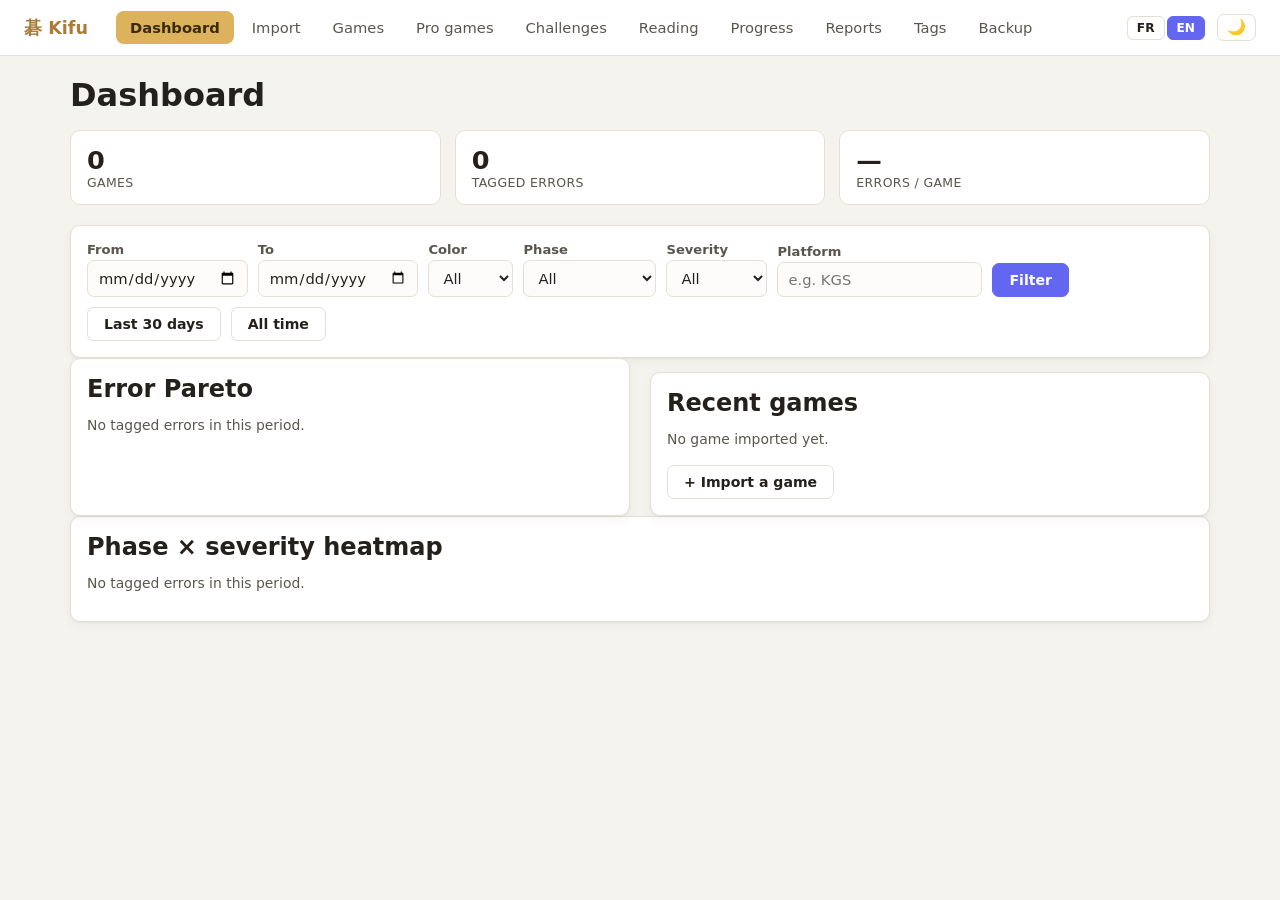
<file: index.html>
<!doctype html>
<html lang="fr">
<head>
  <meta charset="utf-8" />
  <meta name="viewport" content="width=device-width, initial-scale=1" />
  <title>Dashboard — Kifu</title>
  <link rel="stylesheet" href="css/style.css?v=208" />
</head>
<body>
  <div id="nav-root"></div>
  <main>
    <h1 data-i18n="dashboard.title">Dashboard</h1>

    <div class="stat-cards" id="stat-cards"></div>

    <div class="panel">
      <div class="toolbar" style="margin-bottom:0;">
        <div class="field">
          <label for="fl-date-from" data-i18n="dashboard.filters.from">Du</label>
          <input id="fl-date-from" type="date" />
        </div>
        <div class="field">
          <label for="fl-date-to" data-i18n="dashboard.filters.to">Au</label>
          <input id="fl-date-to" type="date" />
        </div>
        <div class="field">
          <label for="fl-color" data-i18n="dashboard.filters.color">Couleur</label>
          <select id="fl-color">
            <option value="" data-i18n="dashboard.filters.colorAll">Toutes</option>
            <option value="black" data-i18n="dashboard.filters.colorBlack">Noir</option>
            <option value="white" data-i18n="dashboard.filters.colorWhite">Blanc</option>
          </select>
        </div>
        <div class="field">
          <label for="fl-phase" data-i18n="dashboard.filters.phase">Phase</label>
          <select id="fl-phase">
            <option value="" data-i18n="dashboard.filters.phaseAll">Toutes</option>
            <option value="fuseki" data-i18n="dashboard.filters.phaseFuseki">Fuseki</option>
            <option value="milieu" data-i18n="dashboard.filters.phaseMilieu">Milieu</option>
            <option value="yose" data-i18n="dashboard.filters.phaseYose">Yose</option>
          </select>
        </div>
        <div class="field">
          <label for="fl-severity" data-i18n="dashboard.filters.severity">Sévérité</label>
          <select id="fl-severity">
            <option value="" data-i18n="dashboard.filters.severityAll">Toutes</option>
            <option value="mineure" data-i18n="dashboard.filters.severityMineure">Mineure</option>
            <option value="moyenne" data-i18n="dashboard.filters.severityMoyenne">Moyenne</option>
            <option value="critique" data-i18n="dashboard.filters.severityCritique">Critique</option>
          </select>
        </div>
        <div class="field">
          <label for="fl-platform" data-i18n="dashboard.filters.platform">Plateforme</label>
          <input id="fl-platform" type="text" placeholder="ex : KGS" data-i18n-placeholder="dashboard.filters.platformPlaceholder" />
        </div>
        <div class="field">
          <button id="fl-apply" class="primary" data-i18n="dashboard.filters.apply">Filtrer</button>
        </div>
        <div class="field">
          <button id="fl-30d" data-i18n="dashboard.filters.last30d">30 derniers jours</button>
        </div>
        <div class="field">
          <button id="fl-reset" data-i18n="dashboard.filters.reset">Tout l'historique</button>
        </div>
      </div>
    </div>

    <div class="grid-2">
      <div class="panel">
        <h2 data-i18n="dashboard.pareto.title">Pareto des erreurs</h2>
        <div id="pareto-chart"></div>
        <p id="pareto-empty" class="muted hidden" data-i18n="dashboard.pareto.empty">Aucune erreur taguée sur cette période.</p>
      </div>

      <div class="panel">
        <h2 data-i18n="dashboard.recent.title">Parties récentes</h2>
        <div id="recent-games"></div>
        <div class="modal-actions" style="justify-content:flex-start;">
          <a class="btn primary" style="text-decoration:none;display:inline-block;" href="import.html" data-i18n="dashboard.recent.import">+ Importer une partie</a>
        </div>
      </div>
    </div>

    <div class="panel">
      <h2 data-i18n="dashboard.heatmap.title">Heatmap phase × sévérité</h2>
      <div id="heatmap"></div>
      <p id="heatmap-empty" class="muted hidden" data-i18n="dashboard.heatmap.empty">Aucune erreur taguée sur cette période.</p>
    </div>
  </main>

  <script src="js/sgf.js?v=208"></script>
  <script src="js/api.js?v=208"></script>
  <script src="js/i18n.js?v=208"></script>
  <script src="js/nav.js?v=208"></script>
  <script src="js/dashboard.js?v=208"></script>
</body>
</html>
</file>
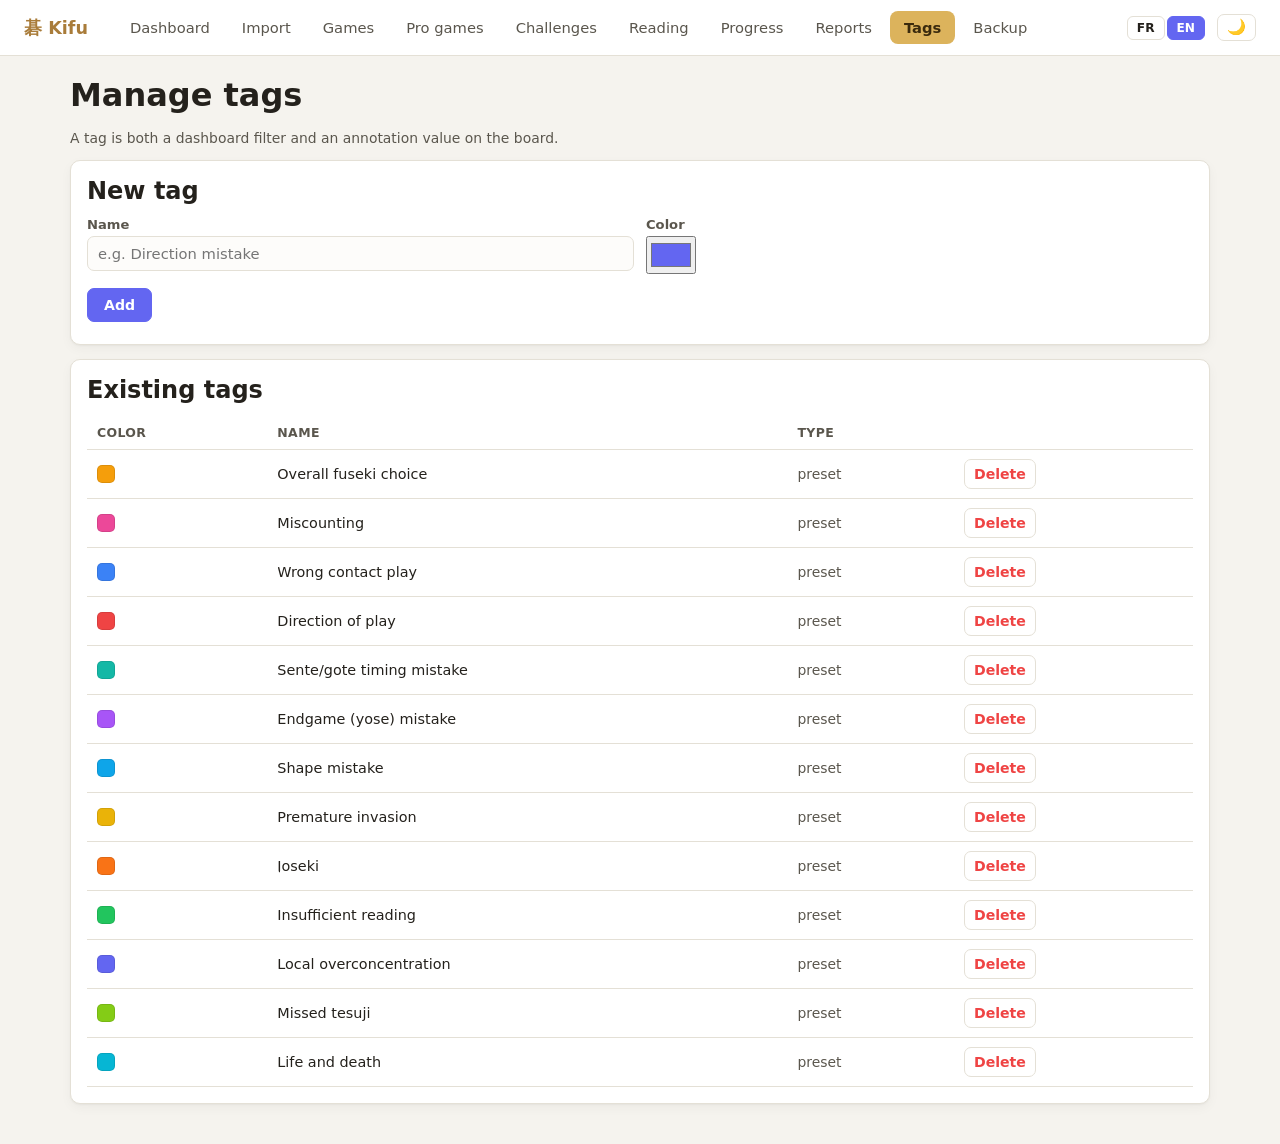
<file: categories.html>
<!doctype html>
<html lang="fr">
<head>
  <meta charset="utf-8" />
  <meta name="viewport" content="width=device-width, initial-scale=1" />
  <title>Étiquettes — Kifu</title>
  <link rel="stylesheet" href="css/style.css?v=208" />
</head>
<body>
  <div id="nav-root"></div>
  <main>
    <h1 data-i18n="categories.title">Gestion des étiquettes</h1>
    <p class="muted" data-i18n="categories.intro">Une étiquette sert à la fois de filtre dans le dashboard et de valeur d'annotation sur le goban.</p>

    <div class="panel">
      <h2 data-i18n="categories.new">Nouvelle étiquette</h2>
      <div class="field-row">
        <div>
          <label for="new-name" data-i18n="categories.name">Nom</label>
          <input id="new-name" type="text" placeholder="ex : Erreur de direction" data-i18n-placeholder="categories.namePlaceholder" />
        </div>
        <div>
          <label for="new-color" data-i18n="categories.color">Couleur</label>
          <input id="new-color" type="color" value="#6366f1" style="height:38px;padding:2px;" />
        </div>
      </div>
      <div class="modal-actions" style="justify-content:flex-start;margin-top:14px;">
        <button class="primary" id="add-btn" data-i18n="categories.add">Ajouter</button>
      </div>
      <div id="form-error" class="error-msg"></div>
    </div>

    <div class="panel">
      <h2 data-i18n="categories.existing">Étiquettes existantes</h2>
      <table>
        <thead><tr><th data-i18n="categories.col.color">Couleur</th><th data-i18n="categories.col.name">Nom</th><th data-i18n="categories.col.type">Type</th><th></th></tr></thead>
        <tbody id="cat-tbody"></tbody>
      </table>
    </div>
  </main>

  <script src="js/sgf.js?v=208"></script>
  <script src="js/api.js?v=208"></script>
  <script src="js/i18n.js?v=208"></script>
  <script src="js/nav.js?v=208"></script>
  <script src="js/categories.js?v=208"></script>
</body>
</html>
</file>
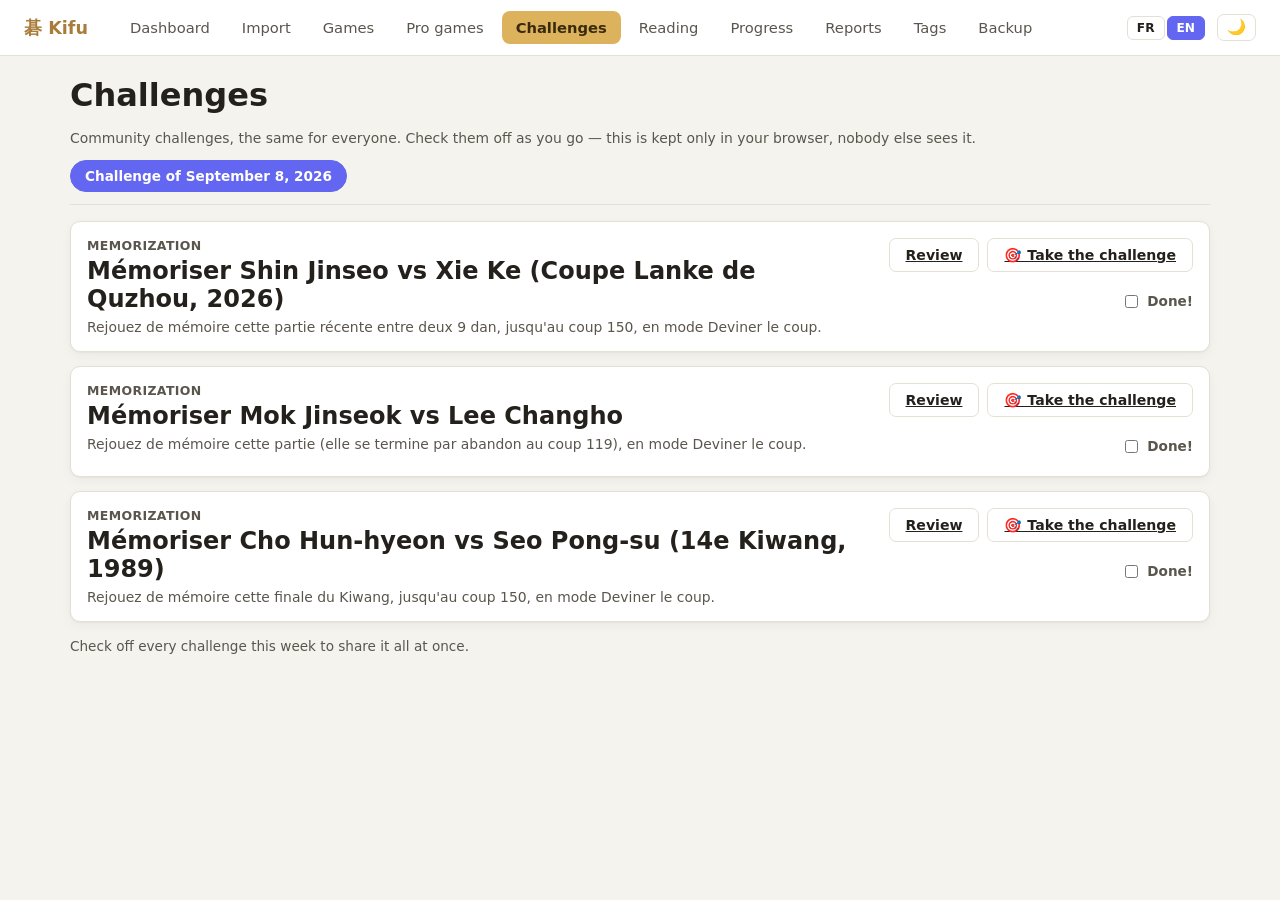
<file: challenges.html>
<!doctype html>
<html lang="fr">
<head>
  <meta charset="utf-8" />
  <meta name="viewport" content="width=device-width, initial-scale=1" />
  <title>Défis — Kifu</title>
  <link rel="stylesheet" href="css/style.css?v=208" />
</head>
<body>
  <div id="nav-root"></div>
  <main>
    <h1 data-i18n="challenges.title">Défis</h1>
    <p class="muted" data-i18n="challenges.intro">Défis communautaires, les mêmes pour tout le monde. Cochez-les au fur et à mesure — c'est gardé uniquement dans votre navigateur, personne d'autre ne le voit.</p>

    <div id="challenges-tabs" class="tab-row"></div>
    <div id="challenges-list"></div>
    <div id="challenges-share-week" style="margin-top:16px;"></div>
  </main>

  <script src="js/sgf.js?v=208"></script>
  <script src="js/api.js?v=208"></script>
  <script src="js/i18n.js?v=208"></script>
  <script src="js/nav.js?v=208"></script>
  <script src="js/pro-games-data.js?v=208"></script>
  <script src="js/challenges-data.js?v=208"></script>
  <script src="js/challenges.js?v=208"></script>
</body>
</html>
</file>
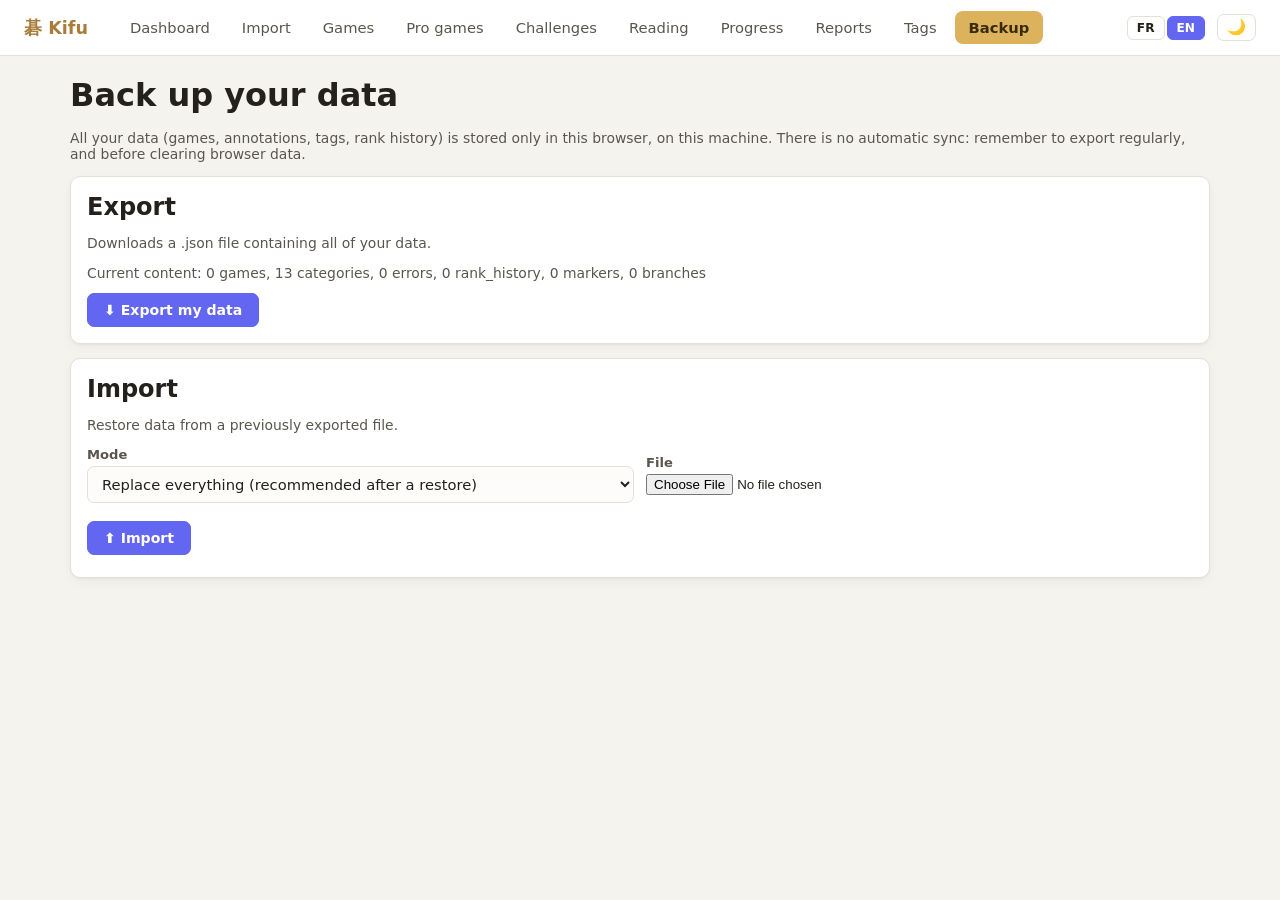
<file: data.html>
<!doctype html>
<html lang="fr">
<head>
  <meta charset="utf-8" />
  <meta name="viewport" content="width=device-width, initial-scale=1" />
  <title>Sauvegarde — Kifu</title>
  <link rel="stylesheet" href="css/style.css?v=208" />
</head>
<body>
  <div id="nav-root"></div>
  <main>
    <h1 data-i18n="data.title">Sauvegarde de vos données</h1>
    <p class="muted" data-i18n="data.intro">Toutes vos données (parties, annotations, étiquettes, historique de rang) sont stockées uniquement dans ce navigateur, sur cette machine. Il n'y a pas de synchronisation automatique : pensez à exporter régulièrement, et avant de vider le cache du navigateur.</p>

    <div class="panel">
      <h2 data-i18n="data.export.title">Exporter</h2>
      <p class="muted" data-i18n="data.export.desc">Télécharge un fichier <code>.json</code> contenant l'intégralité de vos données.</p>
      <div id="export-stats" class="muted" style="margin-bottom:12px;"></div>
      <button class="primary" id="export-btn" data-i18n="data.export.btn">⬇ Exporter mes données</button>
    </div>

    <div class="panel">
      <h2 data-i18n="data.import.title">Importer</h2>
      <p class="muted" data-i18n="data.import.desc">Restaure des données depuis un fichier exporté précédemment.</p>
      <div class="field-row" style="align-items:center;">
        <div>
          <label data-i18n="data.import.mode">Mode</label>
          <select id="import-mode">
            <option value="replace" data-i18n="data.import.modeReplace">Remplacer tout (recommandé après une restauration)</option>
            <option value="merge" data-i18n="data.import.modeMerge">Fusionner (ajoute sans supprimer l'existant)</option>
          </select>
        </div>
        <div>
          <label data-i18n="data.import.file">Fichier</label>
          <input id="import-file" type="file" accept=".json,application/json" />
        </div>
      </div>
      <div class="modal-actions" style="justify-content:flex-start;">
        <button class="primary" id="import-btn" data-i18n="data.import.btn">⬆ Importer</button>
      </div>
      <div id="import-error" class="error-msg"></div>
    </div>
  </main>

  <script src="js/sgf.js?v=208"></script>
  <script src="js/api.js?v=208"></script>
  <script src="js/i18n.js?v=208"></script>
  <script src="js/nav.js?v=208"></script>
  <script src="js/data.js?v=208"></script>
</body>
</html>
</file>
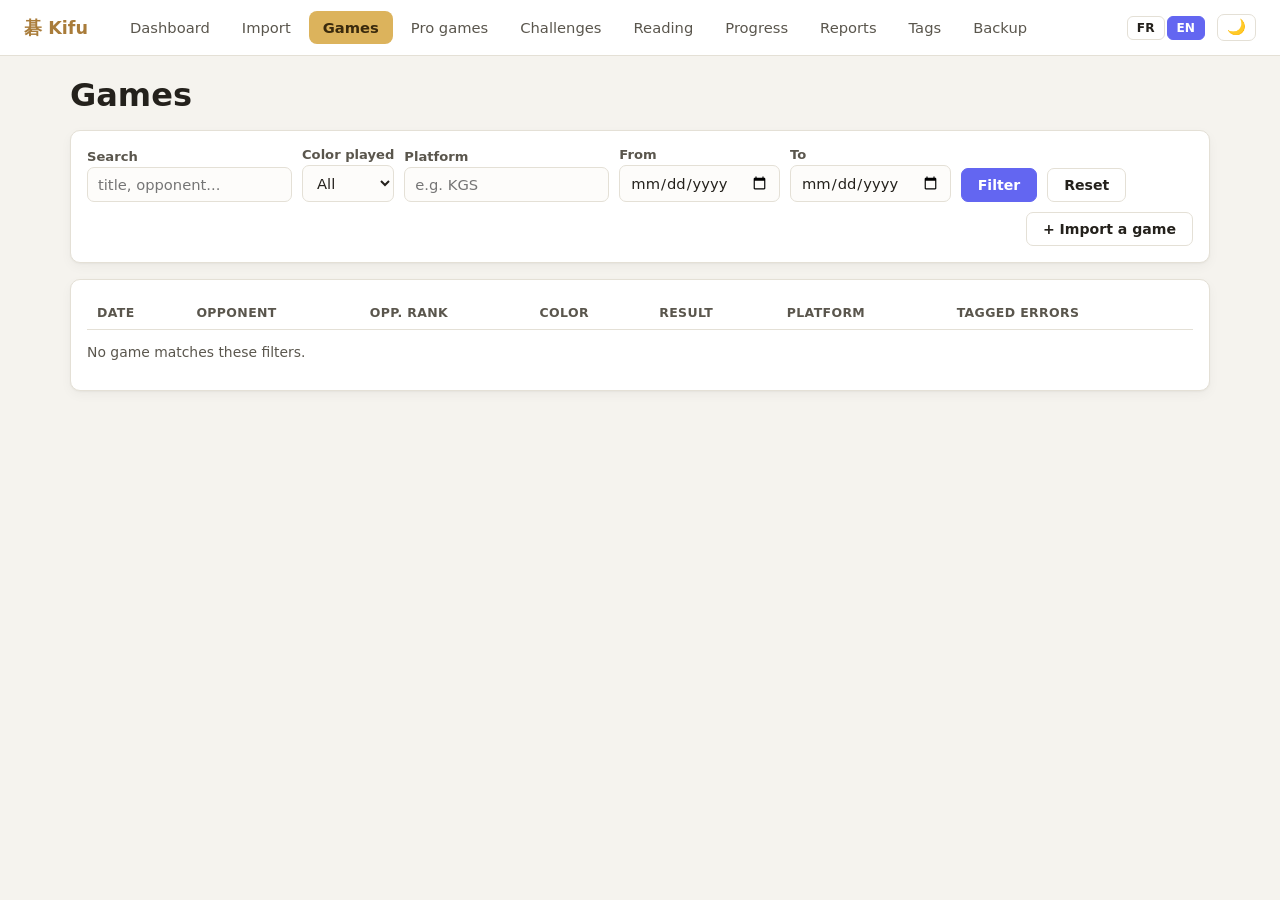
<file: games.html>
<!doctype html>
<html lang="fr">
<head>
  <meta charset="utf-8" />
  <meta name="viewport" content="width=device-width, initial-scale=1" />
  <title>Parties — Kifu</title>
  <link rel="stylesheet" href="css/style.css?v=208" />
</head>
<body>
  <div id="nav-root"></div>
  <main>
    <h1 data-i18n="games.title">Parties</h1>

    <div class="toolbar panel">
      <div class="field">
        <label for="fl-search" data-i18n="games.search">Recherche</label>
        <input id="fl-search" type="text" placeholder="titre, adversaire..." data-i18n-placeholder="games.searchPlaceholder" />
      </div>
      <div class="field">
        <label for="fl-color" data-i18n="games.colorPlayed">Couleur jouée</label>
        <select id="fl-color">
          <option value="" data-i18n="dashboard.filters.colorAll">Toutes</option>
          <option value="black" data-i18n="dashboard.filters.colorBlack">Noir</option>
          <option value="white" data-i18n="dashboard.filters.colorWhite">Blanc</option>
        </select>
      </div>
      <div class="field">
        <label for="fl-platform" data-i18n="games.platform">Plateforme</label>
        <input id="fl-platform" type="text" placeholder="ex : KGS" data-i18n-placeholder="dashboard.filters.platformPlaceholder" />
      </div>
      <div class="field">
        <label for="fl-date-from" data-i18n="games.from">Du</label>
        <input id="fl-date-from" type="date" />
      </div>
      <div class="field">
        <label for="fl-date-to" data-i18n="games.to">Au</label>
        <input id="fl-date-to" type="date" />
      </div>
      <div class="field">
        <button id="fl-apply" class="primary" data-i18n="games.apply">Filtrer</button>
      </div>
      <div class="field">
        <button id="fl-reset" data-i18n="games.reset">Réinitialiser</button>
      </div>
      <div class="field" style="margin-left:auto;">
        <a class="btn primary" style="text-decoration:none;display:inline-block;" href="import.html" data-i18n="games.import">+ Importer une partie</a>
      </div>
    </div>

    <div class="panel">
      <table id="games-table">
        <thead>
          <tr>
            <th data-sort="date_played" data-i18n="games.col.date">Date</th>
            <th data-sort="opponent_name" data-i18n="games.col.opponent">Adversaire</th>
            <th data-sort="opponent_rank" data-i18n="games.col.opponentRank">Rang adv.</th>
            <th data-sort="user_color" data-i18n="games.col.color">Couleur</th>
            <th data-sort="result" data-i18n="games.col.result">Résultat</th>
            <th data-sort="platform" data-i18n="games.col.platform">Plateforme</th>
            <th data-sort="error_count" data-i18n="games.col.errors">Erreurs taguées</th>
          </tr>
        </thead>
        <tbody id="games-tbody"></tbody>
      </table>
      <p id="empty-msg" class="muted hidden" data-i18n="games.empty">Aucune partie ne correspond à ces filtres.</p>
    </div>
  </main>

  <script src="js/sgf.js?v=208"></script>
  <script src="js/api.js?v=208"></script>
  <script src="js/i18n.js?v=208"></script>
  <script src="js/nav.js?v=208"></script>
  <script src="js/games.js?v=208"></script>
</body>
</html>
</file>
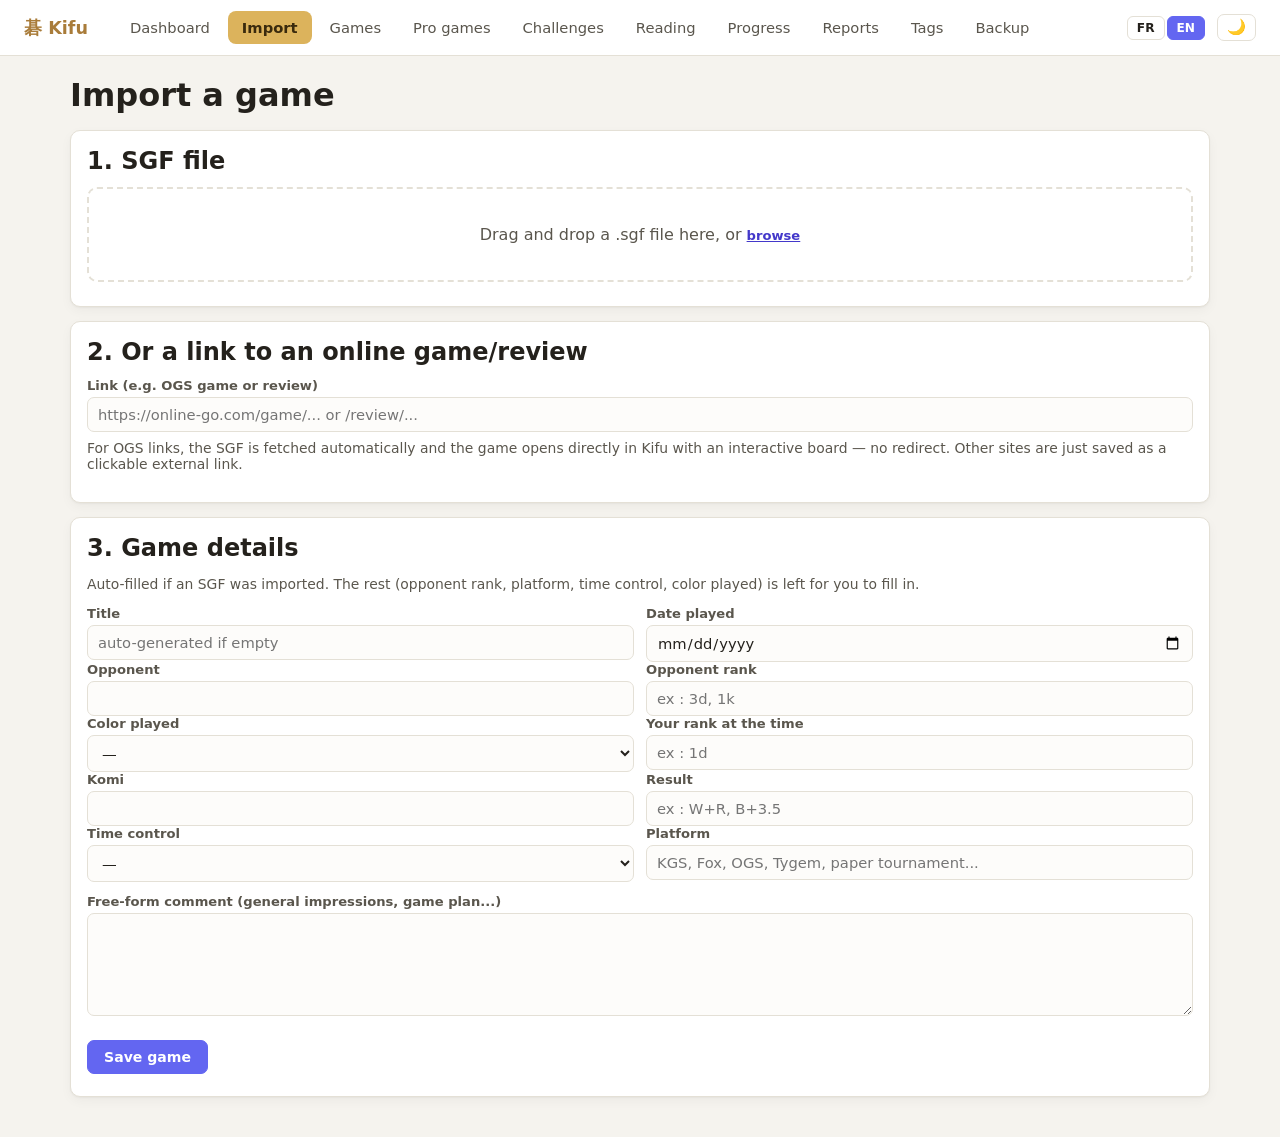
<file: import.html>
<!doctype html>
<html lang="fr">
<head>
  <meta charset="utf-8" />
  <meta name="viewport" content="width=device-width, initial-scale=1" />
  <title>Importer une partie — Kifu</title>
  <link rel="stylesheet" href="css/style.css?v=208" />
</head>
<body>
  <div id="nav-root"></div>
  <main>
    <h1 data-i18n="import.title">Importer une partie</h1>

    <div class="panel">
      <h2 data-i18n="import.step1.title">1. Fichier SGF</h2>
      <div id="dropzone" class="dropzone">
        <span data-i18n="import.dropzone.text">Glissez-déposez un fichier .sgf ici, ou </span><label for="sgf-input" style="display:inline;color:var(--accent-dark);cursor:pointer;text-decoration:underline;" data-i18n="import.dropzone.browse">parcourir</label>
        <input id="sgf-input" type="file" accept=".sgf" class="hidden" />
      </div>
      <div id="sgf-status" class="muted" style="margin-top:8px;"></div>
    </div>

    <div class="panel">
      <h2 data-i18n="import.step2.title">2. Ou lien d'une partie/review en ligne</h2>
      <label for="external-link" data-i18n="import.link.label">Lien (ex : partie ou review OGS)</label>
      <input id="external-link" type="url" placeholder="https://online-go.com/game/... ou /review/..." data-i18n-placeholder="import.link.placeholder" />
      <div id="link-status" class="muted" style="margin-top:8px;"></div>
      <p class="muted" style="margin-top:6px;" data-i18n="import.link.hint">Pour les liens OGS, le SGF est récupéré automatiquement et la partie s'ouvre directement dans Kifu avec un plateau interactif — pas de redirection. Les autres sites sont juste enregistrés comme lien externe cliquable.</p>
    </div>

    <div class="panel">
      <h2 data-i18n="import.step3.title">3. Détails de la partie</h2>
      <p class="muted" data-i18n="import.step3.intro">Pré-rempli automatiquement si un SGF a été importé. Le reste (rang adversaire, plateforme, cadence, couleur jouée) reste à compléter.</p>

      <div class="field-row">
        <div>
          <label for="f-title" data-i18n="import.f.title">Titre</label>
          <input id="f-title" type="text" placeholder="auto-généré si vide" data-i18n-placeholder="import.f.titlePlaceholder" />
        </div>
        <div>
          <label for="f-date" data-i18n="import.f.date">Date jouée</label>
          <input id="f-date" type="date" />
        </div>
      </div>

      <div class="field-row">
        <div>
          <label for="f-opponent" data-i18n="import.f.opponent">Adversaire</label>
          <input id="f-opponent" type="text" />
        </div>
        <div>
          <label for="f-opponent-rank" data-i18n="import.f.opponentRank">Rang adversaire</label>
          <input id="f-opponent-rank" type="text" placeholder="ex : 3d, 1k" />
        </div>
      </div>

      <div class="field-row">
        <div>
          <label for="f-color" data-i18n="import.f.color">Couleur jouée</label>
          <select id="f-color">
            <option value="">—</option>
            <option value="black" data-i18n="dashboard.filters.colorBlack">Noir</option>
            <option value="white" data-i18n="dashboard.filters.colorWhite">Blanc</option>
          </select>
        </div>
        <div>
          <label for="f-user-rank" data-i18n="import.f.userRank">Votre rang à l'époque</label>
          <input id="f-user-rank" type="text" placeholder="ex : 1d" />
        </div>
      </div>

      <div class="field-row">
        <div>
          <label for="f-komi" data-i18n="import.f.komi">Komi</label>
          <input id="f-komi" type="number" step="0.5" />
        </div>
        <div>
          <label for="f-result" data-i18n="import.f.result">Résultat</label>
          <input id="f-result" type="text" placeholder="ex : W+R, B+3.5" />
        </div>
      </div>

      <div class="field-row">
        <div>
          <label for="f-time-control" data-i18n="import.f.timeControl">Cadence</label>
          <select id="f-time-control">
            <option value="">—</option>
            <option value="blitz" data-i18n="import.f.timeBlitz">Blitz</option>
            <option value="normal" data-i18n="import.f.timeNormal">Normale</option>
            <option value="correspondance" data-i18n="import.f.timeCorrespondance">Correspondance</option>
            <option value="libre" data-i18n="import.f.timeLibre">Libre</option>
          </select>
        </div>
        <div>
          <label for="f-platform" data-i18n="import.f.platform">Plateforme</label>
          <input id="f-platform" type="text" placeholder="KGS, Fox, OGS, Tygem, tournoi papier..." data-i18n-placeholder="import.f.platformPlaceholder" />
        </div>
      </div>

      <label for="f-comment" data-i18n="import.f.comment">Commentaire libre (impressions générales, plan de jeu...)</label>
      <textarea id="f-comment" rows="5"></textarea>

      <div class="modal-actions" style="justify-content:flex-start;margin-top:20px;">
        <button class="primary" id="submit-btn" data-i18n="import.submit">Enregistrer la partie</button>
      </div>
      <div id="form-error" class="error-msg"></div>
    </div>
  </main>

  <script src="js/sgf.js?v=208"></script>
  <script src="js/link-import.js?v=208"></script>
  <script src="js/api.js?v=208"></script>
  <script src="js/i18n.js?v=208"></script>
  <script src="js/nav.js?v=208"></script>
  <script src="js/import.js?v=208"></script>
</body>
</html>
</file>
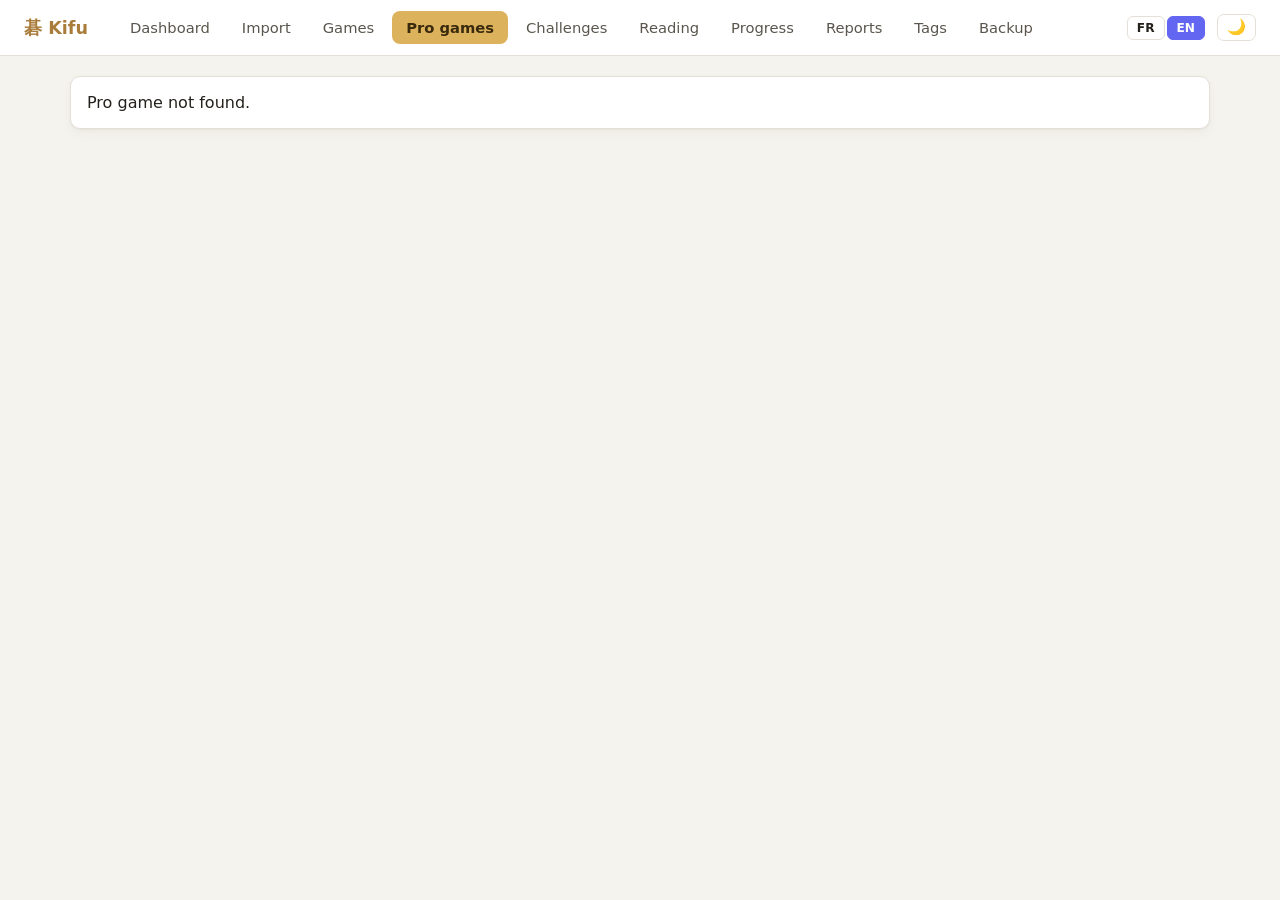
<file: pro-game.html>
<!doctype html>
<html lang="fr">
<head>
  <meta charset="utf-8" />
  <meta name="viewport" content="width=device-width, initial-scale=1" />
  <title>Partie pro — Kifu</title>
  <link rel="stylesheet" href="css/style.css?v=208" />
</head>
<body>
  <div id="nav-root"></div>
  <main>
    <div class="panel">
      <div style="display:flex;justify-content:space-between;align-items:flex-start;gap:12px;flex-wrap:wrap;">
        <div>
          <h1 id="pg-title">…</h1>
          <div id="pg-summary" class="muted"></div>
        </div>
        <a class="btn" href="pro-games.html" data-i18n="proGame.back">← Retour aux parties pro</a>
      </div>
    </div>

    <div class="panel">
      <div class="goban-wrap">
        <div class="review-board-col">
          <canvas id="goban-canvas"></canvas>

          <div id="normal-controls" class="goban-controls hidden">
            <button id="ctl-first" class="icon-btn">⏮</button>
            <button id="ctl-prev" class="icon-btn">◀</button>
            <input id="ctl-slider" type="range" min="0" max="0" value="0" />
            <button id="ctl-next" class="icon-btn">▶</button>
            <button id="ctl-last" class="icon-btn">⏭</button>
          </div>
          <div id="normal-label" class="muted hidden" style="margin-top:6px;" data-i18n="proGame.normalLabelInitial">Coup 0 (position initiale)</div>
          <div class="muted hidden" id="normal-hint" style="font-size:0.78rem;" data-i18n="proGame.normalHint">⌨ Flèches (←↑ précédent, →↓ suivant) · Début/Fin (premier/dernier coup)</div>
        </div>

        <div class="error-sidebar" id="guess-panel">
          <h3 data-i18n="proGame.guessTitle">🎯 Deviner le coup</h3>
          <div id="guess-status" class="muted"></div>
          <div id="guess-feedback" style="margin-top:10px;"></div>
          <div class="modal-actions" style="justify-content:flex-start;margin-top:12px;">
            <button class="hidden" id="guess-finish-btn" data-i18n="proGame.finishBtn">Terminer la session</button>
          </div>

          <div id="guess-summary" class="success-box hidden"></div>

          <h3 style="margin-top:20px;" data-i18n="proGame.history">Historique</h3>
          <div id="guess-history"></div>
        </div>
      </div>
    </div>
  </main>

  <script src="js/sgf.js?v=208"></script>
  <script src="js/api.js?v=208"></script>
  <script src="js/i18n.js?v=208"></script>
  <script src="js/nav.js?v=208"></script>
  <script src="js/goban.js?v=208"></script>
  <script src="js/pro-games-data.js?v=208"></script>
  <script src="js/pro-game.js?v=208"></script>
</body>
</html>
</file>
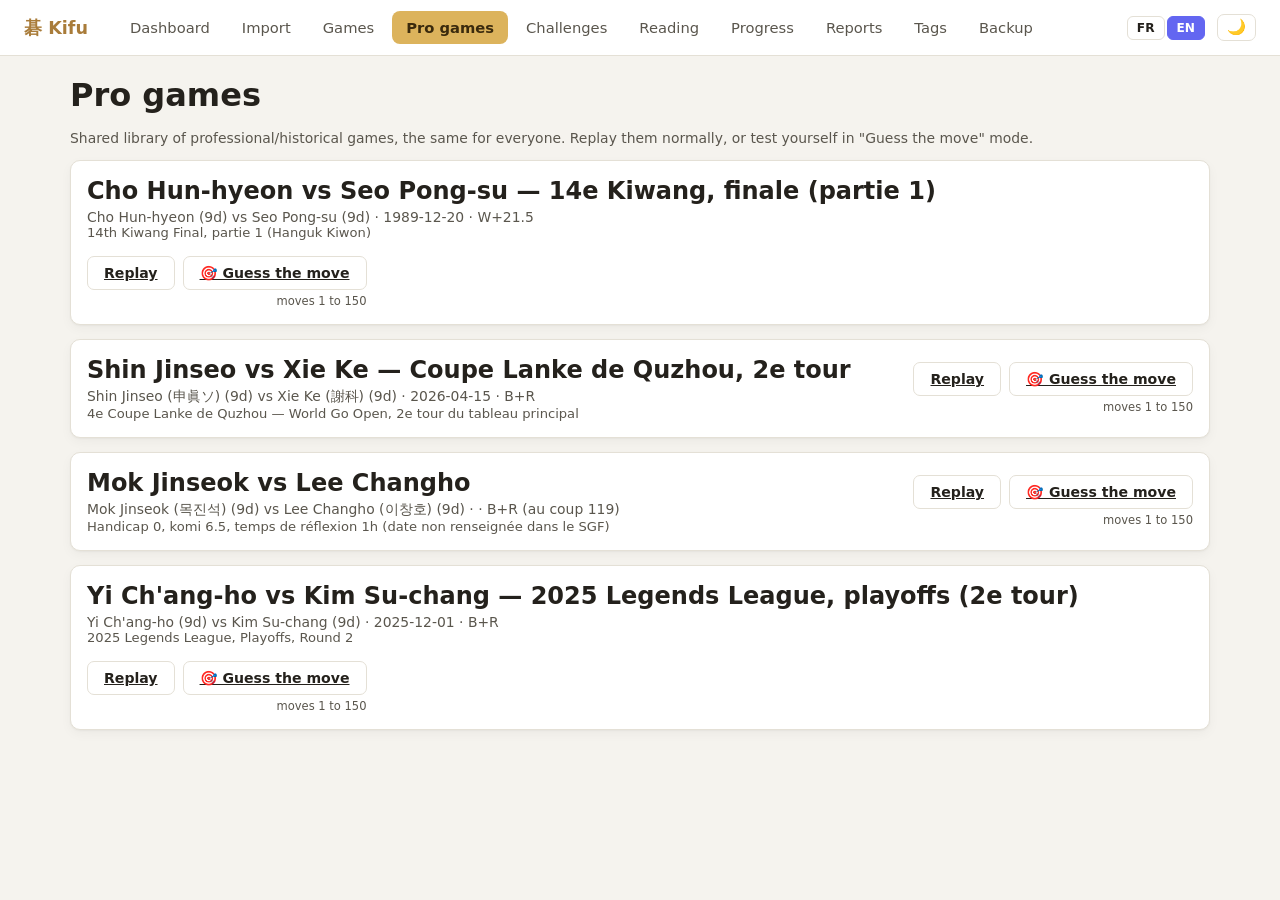
<file: pro-games.html>
<!doctype html>
<html lang="fr">
<head>
  <meta charset="utf-8" />
  <meta name="viewport" content="width=device-width, initial-scale=1" />
  <title>Parties pro — Kifu</title>
  <link rel="stylesheet" href="css/style.css?v=208" />
</head>
<body>
  <div id="nav-root"></div>
  <main>
    <h1 data-i18n="proGames.title">Parties pro</h1>
    <p class="muted" data-i18n="proGames.intro">Bibliothèque commune de parties professionnelles/historiques, la même pour tout le monde. Rejouez-les normalement, ou testez-vous en mode « Deviner le coup ».</p>

    <div id="pro-games-list"></div>
  </main>

  <script src="js/sgf.js?v=208"></script>
  <script src="js/api.js?v=208"></script>
  <script src="js/i18n.js?v=208"></script>
  <script src="js/nav.js?v=208"></script>
  <script src="js/pro-games-data.js?v=208"></script>
  <script src="js/pro-games.js?v=208"></script>
</body>
</html>
</file>
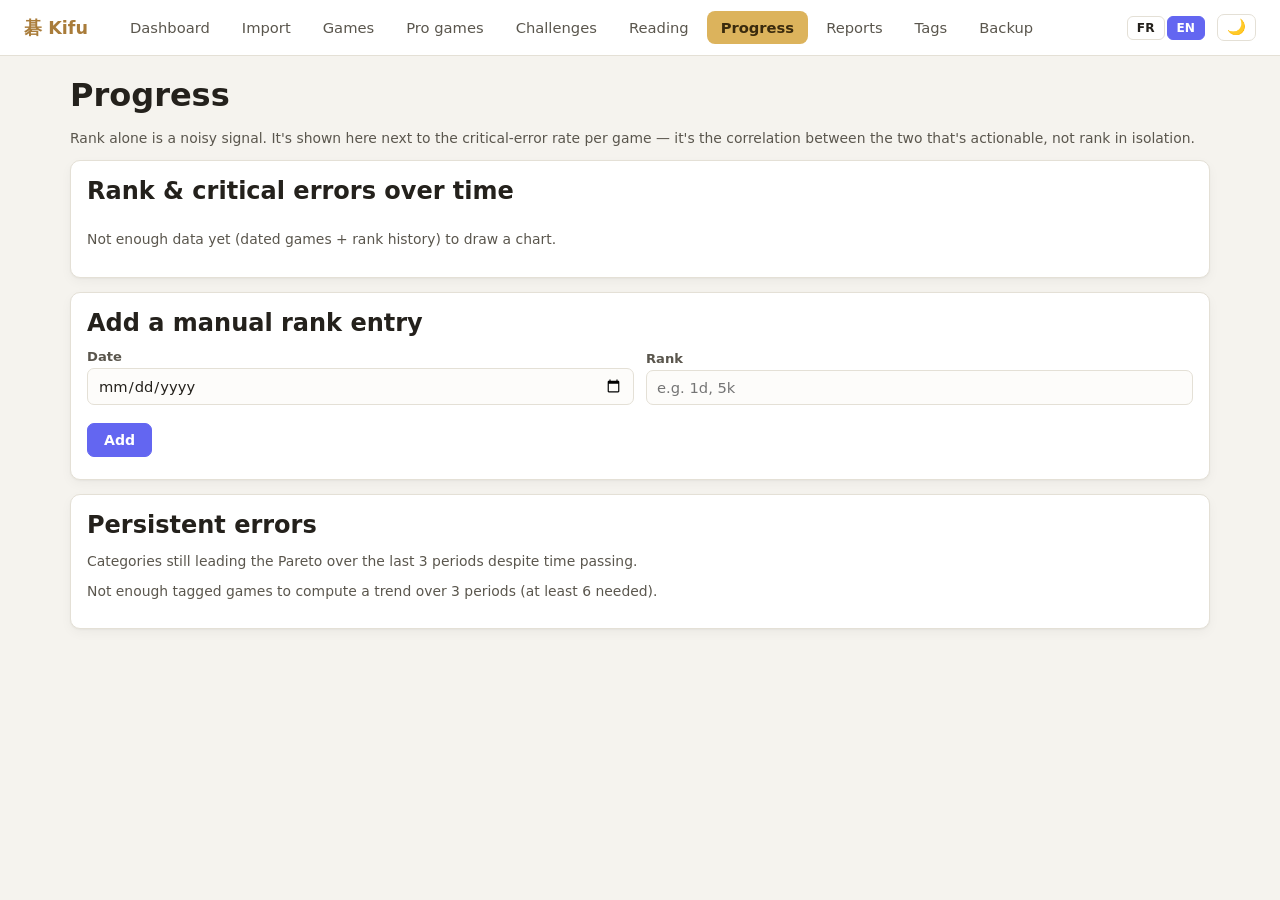
<file: progression.html>
<!doctype html>
<html lang="fr">
<head>
  <meta charset="utf-8" />
  <meta name="viewport" content="width=device-width, initial-scale=1" />
  <title>Progression — Kifu</title>
  <link rel="stylesheet" href="css/style.css?v=208" />
</head>
<body>
  <div id="nav-root"></div>
  <main>
    <h1 data-i18n="progression.title">Progression</h1>
    <p class="muted" data-i18n="progression.intro">Le rang seul est un indicateur bruité. Il est présenté ici à côté du taux d'erreurs critiques par partie — c'est la corrélation entre les deux qui est actionnable, pas le rang isolément.</p>

    <div class="panel">
      <h2 data-i18n="progression.chart.title">Rang & erreurs critiques dans le temps</h2>
      <div id="progression-chart" class="svg-chart-wrap"></div>
      <p id="progression-empty" class="muted hidden" data-i18n="progression.chart.empty">Pas encore assez de données (parties datées + historique de rang) pour tracer un graphique.</p>
    </div>

    <div class="panel">
      <h2 data-i18n="progression.addRank.title">Ajouter une entrée de rang manuelle</h2>
      <div class="field-row" style="align-items:flex-end;">
        <div><label data-i18n="progression.addRank.date">Date</label><input id="rank-date" type="date" /></div>
        <div><label data-i18n="progression.addRank.rank">Rang</label><input id="rank-value" type="text" placeholder="ex : 1d, 5k" data-i18n-placeholder="progression.addRank.rankPlaceholder" /></div>
      </div>
      <div class="modal-actions" style="justify-content:flex-start;">
        <button class="primary" id="rank-add-btn" data-i18n="progression.addRank.add">Ajouter</button>
      </div>
      <div id="rank-error" class="error-msg"></div>
    </div>

    <div class="panel">
      <h2 data-i18n="progression.persist.title">Erreurs persistantes</h2>
      <p class="muted" data-i18n="progression.persist.intro">Catégories toujours en tête du Pareto sur les 3 dernières périodes malgré le temps écoulé.</p>
      <div id="persist-table"></div>
      <p id="persist-empty" class="muted hidden" data-i18n="progression.persist.empty">Pas assez de parties annotées pour calculer une tendance sur 3 périodes (il en faut au moins 6).</p>
    </div>
  </main>

  <script src="js/sgf.js?v=208"></script>
  <script src="js/api.js?v=208"></script>
  <script src="js/i18n.js?v=208"></script>
  <script src="js/nav.js?v=208"></script>
  <script src="js/progression.js?v=208"></script>
</body>
</html>
</file>
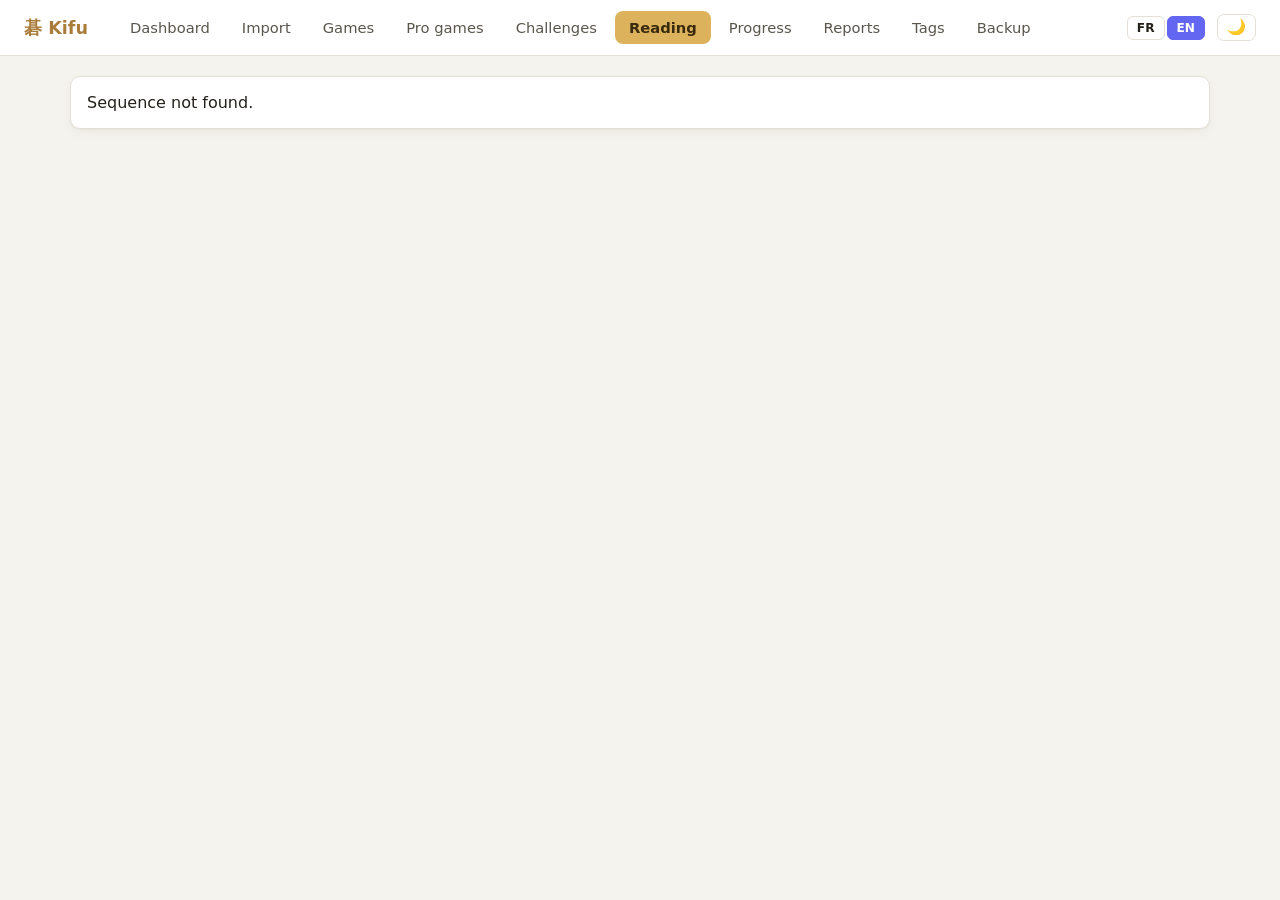
<file: reading-train.html>
<!doctype html>
<html lang="fr">
<head>
  <meta charset="utf-8" />
  <meta name="viewport" content="width=device-width, initial-scale=1" />
  <title>Entraînement de lecture — Kifu</title>
  <link rel="stylesheet" href="css/style.css?v=208" />
</head>
<body>
  <div id="nav-root"></div>
  <main>
    <div class="panel panel-header" style="display:flex;justify-content:space-between;align-items:flex-start;gap:12px;flex-wrap:wrap;">
      <div>
        <h1 id="rt-title">…</h1>
        <div id="rt-summary" class="muted"></div>
      </div>
      <a class="btn" href="reading.html" data-i18n="reading.back">← Retour à la bibliothèque</a>
    </div>

    <div class="panel">
      <div class="goban-wrap">
        <div class="review-board-col">
          <canvas id="goban-canvas"></canvas>
        </div>

        <div class="error-sidebar">
          <div id="rt-study-panel">
            <h3 data-i18n="reading.study.title">👀 Mémorisez la séquence</h3>
            <p id="rt-study-status" class="muted"></p>
            <div class="modal-actions" style="justify-content:flex-start;">
              <button id="rt-rewatch-btn" data-i18n="reading.study.rewatch">↺ Revoir</button>
              <button class="primary" id="rt-start-btn" data-i18n="reading.study.start">Je suis prêt·e →</button>
            </div>
          </div>

          <div id="rt-practice-panel" class="hidden">
            <h3 data-i18n="reading.practice.title">🎯 Reproduisez la séquence</h3>
            <div id="rt-status" class="muted"></div>
            <div id="rt-feedback" style="margin-top:10px;"></div>
            <div class="modal-actions" style="justify-content:flex-start;margin-top:12px;">
              <button id="rt-rewatch-btn2" data-i18n="reading.study.rewatch">↺ Revoir la séquence</button>
            </div>

            <div id="rt-summary-box" class="success-box hidden"></div>

            <h3 style="margin-top:20px;" data-i18n="reading.history">Historique</h3>
            <div id="rt-history"></div>
          </div>
        </div>
      </div>
    </div>
  </main>

  <script src="js/sgf.js?v=208"></script>
  <script src="js/api.js?v=208"></script>
  <script src="js/i18n.js?v=208"></script>
  <script src="js/nav.js?v=208"></script>
  <script src="js/goban.js?v=208"></script>
  <script src="js/reading-train.js?v=208"></script>
</body>
</html>
</file>
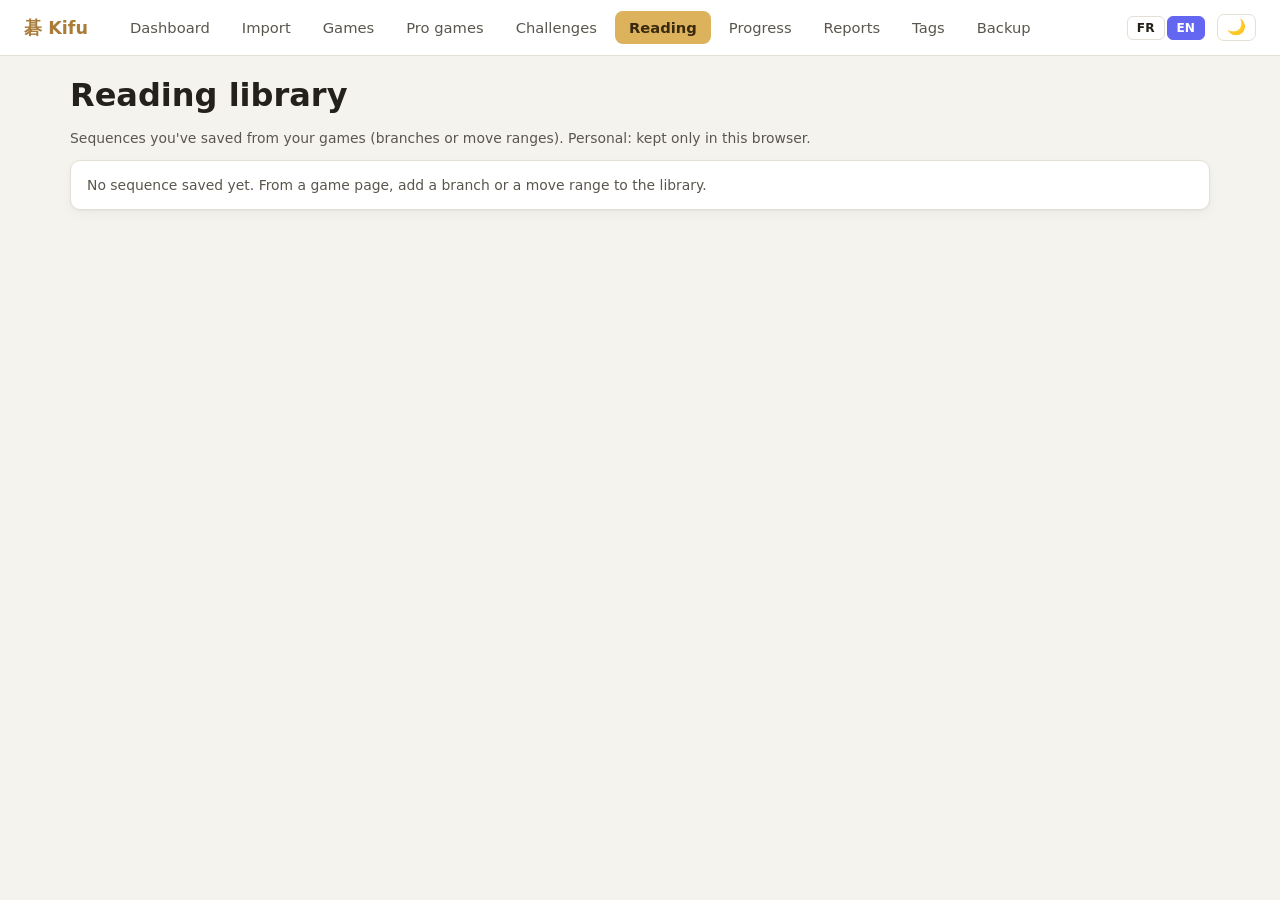
<file: reading.html>
<!doctype html>
<html lang="fr">
<head>
  <meta charset="utf-8" />
  <meta name="viewport" content="width=device-width, initial-scale=1" />
  <title>Bibliothèque de lecture — Kifu</title>
  <link rel="stylesheet" href="css/style.css?v=208" />
</head>
<body>
  <div id="nav-root"></div>
  <main>
    <h1 data-i18n="reading.title">Bibliothèque de lecture</h1>
    <p class="muted" data-i18n="reading.intro">Vos séquences enregistrées depuis vos parties (branches ou plages de coups). Personnel : gardé uniquement dans ce navigateur.</p>

    <div id="reading-random" style="margin-bottom:12px;"></div>
    <div id="reading-list"></div>
  </main>

  <script src="js/sgf.js?v=208"></script>
  <script src="js/api.js?v=208"></script>
  <script src="js/i18n.js?v=208"></script>
  <script src="js/nav.js?v=208"></script>
  <script src="js/reading.js?v=208"></script>
</body>
</html>
</file>
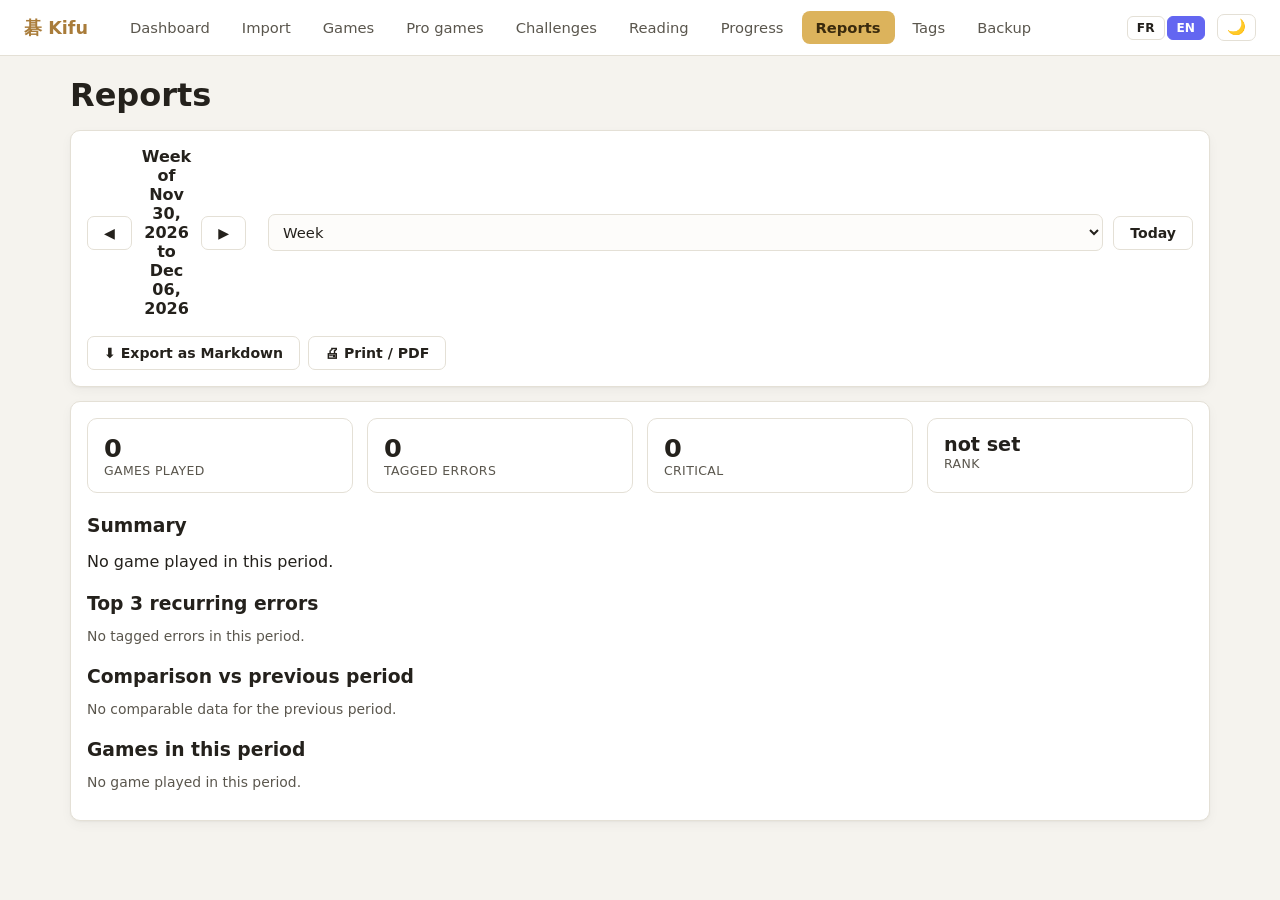
<file: reports.html>
<!doctype html>
<html lang="fr">
<head>
  <meta charset="utf-8" />
  <meta name="viewport" content="width=device-width, initial-scale=1" />
  <title>Rapports — Kifu</title>
  <link rel="stylesheet" href="css/style.css?v=208" />
</head>
<body>
  <div id="nav-root"></div>
  <main>
    <h1 data-i18n="reports.title">Rapports</h1>

    <div class="panel no-print">
      <div class="report-nav">
        <button id="rp-prev">◀</button>
        <strong id="rp-label" style="flex:1;text-align:center;"></strong>
        <button id="rp-next">▶</button>
        <select id="rp-period-type" style="margin-left:12px;">
          <option value="week" data-i18n="reports.week">Semaine</option>
          <option value="month" data-i18n="reports.month">Mois</option>
        </select>
        <button id="rp-today" data-i18n="reports.today">Aujourd'hui</button>
      </div>
      <div class="modal-actions" style="justify-content:flex-start;">
        <button id="rp-export-md" data-i18n="reports.exportMd">⬇ Exporter en Markdown</button>
        <button id="rp-print" data-i18n="reports.print">🖨 Imprimer / PDF</button>
      </div>
    </div>

    <div class="panel report-section" id="report-content"></div>
  </main>

  <script src="js/sgf.js?v=208"></script>
  <script src="js/api.js?v=208"></script>
  <script src="js/i18n.js?v=208"></script>
  <script src="js/nav.js?v=208"></script>
  <script src="js/reports.js?v=208"></script>
</body>
</html>
</file>
<file: css/style.css>
:root {
  --bg: #f5f3ee;
  --bg-panel: #ffffff;
  --wood: #dcb35c;
  --wood-dark: #a97c3a;
  --ink: #24211c;
  --ink-soft: #5a564d;
  --border: #e4e0d6;
  --accent: #6366f1;
  --accent-dark: #4338ca;
  --sev-mineure: #22c55e;
  --sev-moyenne: #f59e0b;
  --sev-critique: #ef4444;
  --radius: 10px;
  --shadow: 0 1px 2px rgba(0, 0, 0, 0.04), 0 4px 12px rgba(0, 0, 0, 0.04);
  --input-bg: #fdfcfa;
  --hover-row: #faf8f3;
  --dropzone-hover-bg: #f2f2ff;
  --modal-backdrop: rgba(20, 18, 12, 0.4);
  --green-bg: #ecfdf5;
  --green-bg-soft: #f0fdf4;
  --green-border: #22c55e;
  --green-border-soft: #86efac;
  --green-text: #065f46;
  --red-bg: #fef2f2;
  --red-solid: #ef4444;
  color-scheme: light;
  font-family: "Segoe UI", system-ui, -apple-system, sans-serif;
}

@media (prefers-color-scheme: dark) {
  :root:not([data-theme="light"]) {
    --bg: #16140f;
    --bg-panel: #211e18;
    --wood-dark: #d6a659;
    --ink: #ede8de;
    --ink-soft: #a8a192;
    --border: #3a352b;
    --accent: #818cf8;
    --accent-dark: #a5b4fc;
    --shadow: 0 1px 2px rgba(0, 0, 0, 0.3), 0 4px 14px rgba(0, 0, 0, 0.35);
    --input-bg: #1a1712;
    --hover-row: #29251d;
    --dropzone-hover-bg: #24243a;
    --modal-backdrop: rgba(0, 0, 0, 0.6);
    --green-bg: #123324;
    --green-bg-soft: #0f2a1d;
    --green-border: #22c55e;
    --green-border-soft: #2f7a4d;
    --green-text: #6ee7a7;
    --red-bg: #3a1414;
    color-scheme: dark;
  }
}

[data-theme="dark"] {
  --bg: #16140f;
  --bg-panel: #211e18;
  --wood-dark: #d6a659;
  --ink: #ede8de;
  --ink-soft: #a8a192;
  --border: #3a352b;
  --accent: #818cf8;
  --accent-dark: #a5b4fc;
  --shadow: 0 1px 2px rgba(0, 0, 0, 0.3), 0 4px 14px rgba(0, 0, 0, 0.35);
  --input-bg: #1a1712;
  --hover-row: #29251d;
  --dropzone-hover-bg: #24243a;
  --modal-backdrop: rgba(0, 0, 0, 0.6);
  --green-bg: #123324;
  --green-bg-soft: #0f2a1d;
  --green-border: #22c55e;
  --green-border-soft: #2f7a4d;
  --green-text: #6ee7a7;
  --red-bg: #3a1414;
  color-scheme: dark;
}

* {
  box-sizing: border-box;
}

body {
  margin: 0;
  background: var(--bg);
  color: var(--ink);
  min-height: 100vh;
}

a {
  color: var(--accent-dark);
}

h1, h2, h3 {
  font-weight: 650;
  margin: 0 0 0.5em;
}

/* --- Navigation --- */

#nav-root {
  background: var(--bg-panel);
  border-bottom: 1px solid var(--border);
  padding: 0 24px;
  display: flex;
  align-items: center;
  gap: 4px;
  height: 56px;
  position: sticky;
  top: 0;
  z-index: 20;
}

#nav-root .brand {
  font-weight: 700;
  font-size: 1.1rem;
  margin-right: 24px;
  color: var(--wood-dark);
  text-decoration: none;
  display: flex;
  align-items: center;
  gap: 6px;
}

#nav-root a.nav-link {
  padding: 8px 14px;
  border-radius: 8px;
  text-decoration: none;
  color: var(--ink-soft);
  font-size: 0.92rem;
}

#nav-root a.nav-link:hover {
  background: var(--bg);
}

#nav-root a.nav-link.active {
  background: var(--wood);
  color: #3a2a0d;
  font-weight: 600;
}

.lang-switch {
  margin-left: auto;
  display: flex;
  gap: 2px;
  flex-shrink: 0;
}

.lang-btn {
  padding: 4px 9px;
  font-size: 0.76rem;
  border-radius: 6px;
}

.lang-btn.active {
  background: var(--accent);
  border-color: var(--accent);
  color: white;
}

.theme-toggle {
  margin-left: 8px;
  padding: 5px 9px;
  font-size: 0.95rem;
  line-height: 1;
}

.tab-row {
  display: flex;
  flex-wrap: wrap;
  gap: 6px;
  margin-bottom: 16px;
  border-bottom: 1px solid var(--border);
  padding-bottom: 12px;
}

.tab-btn {
  padding: 7px 14px;
  border-radius: 999px;
  font-size: 0.85rem;
}

.tab-btn.active {
  background: var(--accent);
  border-color: var(--accent);
  color: white;
}

.challenge-type-badge {
  text-transform: uppercase;
  letter-spacing: 0.03em;
  font-weight: 700;
}

.nav-toggle {
  display: none;
  margin-left: auto;
  padding: 6px 10px;
  font-size: 1.1rem;
  line-height: 1;
}

.nav-links {
  display: contents;
}

main {
  max-width: 1180px;
  margin: 0 auto;
  padding: 20px 20px 40px;
}

/* --- Panels / cards --- */

.panel {
  background: var(--bg-panel);
  border: 1px solid var(--border);
  border-radius: var(--radius);
  box-shadow: var(--shadow);
  padding: 16px;
}

.panel + .panel {
  margin-top: 14px;
}

.grid-2 {
  display: grid;
  grid-template-columns: 1fr 1fr;
  gap: 20px;
}

@media (max-width: 860px) {
  .grid-2 {
    grid-template-columns: 1fr;
  }
}

/* --- Forms --- */

label {
  display: block;
  font-size: 0.82rem;
  font-weight: 600;
  color: var(--ink-soft);
  margin: 12px 0 4px;
}

label:first-child {
  margin-top: 0;
}

input[type="text"],
input[type="date"],
input[type="number"],
input[type="url"],
select,
textarea {
  width: 100%;
  padding: 8px 10px;
  border: 1px solid var(--border);
  border-radius: 7px;
  background: var(--input-bg);
  color: var(--ink);
  font-size: 0.92rem;
  font-family: inherit;
}

textarea {
  resize: vertical;
  min-height: 80px;
}

input:focus, select:focus, textarea:focus {
  outline: 2px solid var(--accent);
  outline-offset: -1px;
}

.field-row {
  display: grid;
  grid-template-columns: 1fr 1fr;
  gap: 12px;
}

/* --- Buttons --- */

button, .btn {
  cursor: pointer;
  border: 1px solid var(--border);
  background: var(--bg-panel);
  color: var(--ink);
  padding: 8px 16px;
  border-radius: 7px;
  font-size: 0.88rem;
  font-weight: 600;
  font-family: inherit;
}

button:hover, .btn:hover {
  background: var(--bg);
}

button.primary {
  background: var(--accent);
  border-color: var(--accent);
  color: white;
}

button.primary:hover {
  background: var(--accent-dark);
}

button.danger {
  color: var(--sev-critique);
}

button:disabled {
  opacity: 0.5;
  cursor: not-allowed;
}

button.icon-btn {
  padding: 6px 9px;
}

/* --- Tables --- */

table {
  width: 100%;
  border-collapse: collapse;
  font-size: 0.9rem;
}

th, td {
  text-align: left;
  padding: 9px 10px;
  border-bottom: 1px solid var(--border);
}

th {
  color: var(--ink-soft);
  font-weight: 600;
  font-size: 0.78rem;
  text-transform: uppercase;
  letter-spacing: 0.03em;
  cursor: pointer;
  user-select: none;
}

tbody tr:hover {
  background: var(--hover-row);
}

tbody tr {
  cursor: pointer;
}

/* --- Tags / badges --- */

.badge {
  display: inline-flex;
  align-items: center;
  gap: 5px;
  padding: 2px 9px;
  border-radius: 999px;
  font-size: 0.76rem;
  font-weight: 600;
  color: white;
}

.badge.outline {
  background: transparent;
  border: 1px solid currentColor;
}

.sev-dot {
  width: 8px;
  height: 8px;
  border-radius: 50%;
  display: inline-block;
}

.sev-mineure { background: var(--sev-mineure); }
.sev-moyenne { background: var(--sev-moyenne); }
.sev-critique { background: var(--sev-critique); }

/* --- Toolbar / filters --- */

.toolbar {
  display: flex;
  flex-wrap: wrap;
  gap: 10px;
  align-items: flex-end;
  margin-bottom: 16px;
}

.toolbar .field {
  display: flex;
  flex-direction: column;
}

.toolbar label {
  margin: 0 0 3px;
}

/* --- Empty / helper text --- */

.muted {
  color: var(--ink-soft);
  font-size: 0.87rem;
}

.error-msg {
  color: var(--sev-critique);
  font-size: 0.85rem;
  margin-top: 6px;
}

.toast {
  position: fixed;
  bottom: 20px;
  right: 20px;
  /* Couleurs fixes (pas liées à --ink, qui s'inverse en mode sombre) : sinon le fond
     devient clair en mode sombre alors que le texte reste blanc, donc illisible. */
  background: #24211c;
  color: #ffffff;
  padding: 10px 16px;
  border-radius: 8px;
  font-size: 0.88rem;
  box-shadow: var(--shadow);
  z-index: 100;
  opacity: 0;
  transform: translateY(8px);
  transition: all 0.2s ease;
  pointer-events: none;
}

.toast.show {
  opacity: 1;
  transform: translateY(0);
}

.toast.error {
  background: var(--sev-critique);
}

/* --- Dropzone --- */

.dropzone {
  border: 2px dashed var(--border);
  border-radius: var(--radius);
  padding: 36px 20px;
  text-align: center;
  color: var(--ink-soft);
  transition: all 0.15s ease;
}

.dropzone.dragover {
  border-color: var(--accent);
  background: var(--dropzone-hover-bg);
}

/* --- Goban --- */

.goban-wrap {
  display: flex;
  gap: 20px;
  align-items: flex-start;
  flex-wrap: wrap;
}

.review-board-col {
  flex: 2 1 480px;
  min-width: 320px;
  max-width: 100%;
}

.sidebar-comment {
  padding-bottom: 14px;
  border-bottom: 1px solid var(--border);
  margin-bottom: 14px;
}

#goban-canvas {
  background: var(--wood);
  border-radius: 6px;
  box-shadow: var(--shadow);
  touch-action: none;
}

.goban-controls {
  display: flex;
  align-items: center;
  gap: 6px;
  margin-top: 12px;
  flex-wrap: wrap;
}

.goban-controls input[type="range"] {
  flex: 1;
  min-width: 160px;
}

.error-sidebar {
  flex: 1;
  min-width: 240px;
  max-width: 320px;
  position: sticky;
  top: 12px;
  max-height: calc(100vh - 24px);
  overflow-y: auto;
  padding-right: 4px;
}

.error-sidebar h3 {
  margin-top: 20px;
}

.error-sidebar h3:first-child {
  margin-top: 0;
}

.sidebar-comment textarea {
  min-height: 90px;
}

.move-tree-wrap {
  margin-top: 10px;
  padding: 6px 4px;
  overflow-x: auto;
  overflow-y: auto;
  max-height: 190px;
  border-top: 1px solid var(--border);
  max-width: 100%;
}

.move-tree-wrap svg {
  display: block;
}

.move-tree-wrap svg [data-jump],
.move-tree-wrap svg [data-view-branch] {
  cursor: pointer;
}

.move-tree-wrap svg circle[data-jump]:hover {
  stroke: var(--accent);
  stroke-width: 2;
}

.move-tree-wrap svg circle[data-view-branch]:hover {
  stroke-width: 2.5;
}

.move-tree-wrap svg line[data-view-branch]:hover {
  stroke-width: 2.5;
}

@media (max-width: 860px) {
  .error-sidebar {
    position: static;
    max-height: none;
    max-width: none;
  }
}

.error-item {
  display: flex;
  align-items: center;
  gap: 6px;
  padding: 4px 8px;
  border-radius: 6px;
  border: 1px solid var(--border);
  margin-bottom: 3px;
  cursor: pointer;
  font-size: 0.78rem;
}

.error-item:hover {
  background: var(--bg);
}

.error-item .move-no {
  font-weight: 700;
  color: var(--ink-soft);
  min-width: 26px;
  flex-shrink: 0;
}

.error-item .dot {
  width: 9px;
  height: 9px;
  border-radius: 50%;
  flex-shrink: 0;
}

.error-item-label {
  flex: 1;
  overflow: hidden;
  text-overflow: ellipsis;
  white-space: nowrap;
}

.error-item .icon-btn {
  padding: 1px 5px;
  font-size: 0.8rem;
}

/* Bandeau de succès (fin de guess-the-move / entraînement reading) : couleurs liées aux
   variables de thème, sinon le texte reste illisible en mode sombre (fond clair figé). */
.success-box {
  margin-top: 16px;
  padding: 12px 14px;
  border: 1px solid var(--green-border-soft);
  border-radius: var(--radius);
  background: var(--green-bg-soft);
  color: var(--green-text);
}

/* --- Tag rapide (catégorie / sévérité, sans modal) --- */

.severity-picker {
  display: flex;
  gap: 4px;
}

.severity-picker button {
  padding: 3px 10px;
  font-size: 0.76rem;
  border-radius: 999px;
}

.severity-picker button.active {
  background: var(--accent);
  border-color: var(--accent);
  color: white;
}

.link-btn {
  display: inline-block;
  margin-top: 8px;
  background: none;
  border: none;
  color: var(--accent-dark);
  text-decoration: underline;
  padding: 0;
  font-size: 0.78rem;
  cursor: pointer;
}

/* --- Pareto bars (fallback simple bar list) --- */

.pareto-row {
  display: grid;
  grid-template-columns: 160px 1fr 40px;
  align-items: center;
  gap: 10px;
  margin-bottom: 8px;
  font-size: 0.86rem;
}

.pareto-bar-bg {
  background: var(--bg);
  border-radius: 5px;
  overflow: hidden;
  height: 18px;
}

.pareto-bar-fill {
  height: 100%;
  border-radius: 5px;
}

/* --- Modal --- */

.modal-backdrop {
  position: fixed;
  inset: 0;
  background: var(--modal-backdrop);
  display: flex;
  align-items: center;
  justify-content: center;
  z-index: 50;
}

.modal {
  background: var(--bg-panel);
  border-radius: var(--radius);
  padding: 22px;
  width: 420px;
  max-width: 92vw;
  max-height: 88vh;
  overflow-y: auto;
  box-shadow: var(--shadow);
}

.modal-actions {
  display: flex;
  justify-content: flex-end;
  gap: 8px;
  margin-top: 18px;
}

.hidden {
  display: none !important;
}

.picking-banner {
  background: var(--green-bg);
  border: 1px solid var(--green-border);
  color: var(--green-text);
  border-radius: var(--radius);
  padding: 10px 14px;
  font-size: 0.85rem;
  display: flex;
  align-items: center;
  gap: 12px;
  justify-content: space-between;
  margin-bottom: 10px;
}

.chip-row {
  display: flex;
  flex-wrap: wrap;
  gap: 6px;
  margin-bottom: 8px;
}

.chip {
  display: inline-flex;
  align-items: center;
  gap: 6px;
  background: var(--green-bg);
  border: 1px solid var(--green-border);
  color: var(--green-text);
  border-radius: 999px;
  padding: 3px 10px;
  font-size: 0.82rem;
  font-weight: 600;
}

.chip button {
  border: none;
  background: transparent;
  color: var(--green-text);
  padding: 0;
  font-weight: 700;
  cursor: pointer;
}

/* --- Marker toolbar (symboles OGS) --- */

.marker-toolbar {
  display: flex;
  align-items: center;
  gap: 4px;
  margin-top: 10px;
  flex-wrap: wrap;
}

.branch-section {
  margin-top: 16px;
  padding: 12px 14px;
  border: 1px solid var(--green-border-soft);
  border-radius: var(--radius);
  background: var(--green-bg-soft);
}

.branch-toolbar {
  display: flex;
  align-items: center;
  gap: 6px;
  margin-top: 10px;
  flex-wrap: wrap;
  background: var(--green-bg);
  border: 1px solid var(--green-border);
  border-radius: var(--radius);
  padding: 8px 10px;
}

.branch-chip {
  display: inline-flex;
  align-items: center;
  gap: 6px;
  background: var(--green-bg-soft);
  border: 1px solid var(--green-border-soft);
  border-radius: 999px;
  padding: 3px 10px;
  font-size: 0.82rem;
  cursor: pointer;
}

.branch-chip button {
  border: none;
  background: transparent;
  color: var(--sev-critique);
  padding: 0;
  font-weight: 700;
  cursor: pointer;
}

.branch-chip button[data-reading-branch] {
  color: var(--ink-soft);
  font-weight: 400;
}

.branch-chip button[data-reading-branch].reading-on {
  color: var(--accent);
}

.marker-btn {
  padding: 6px 10px;
  font-size: 1rem;
  line-height: 1;
  min-width: 36px;
}

.marker-btn.active {
  background: var(--accent);
  border-color: var(--accent);
  color: white;
}

/* --- Salle de review partagée --- */

.room-banner {
  border-color: var(--red-solid);
  background: var(--red-bg);
  padding: 8px 14px;
}

.room-banner strong {
  font-size: 0.9rem;
}

.room-banner #room-status {
  font-size: 0.82rem;
}

.room-banner #room-leave-btn {
  padding: 4px 10px;
  font-size: 0.82rem;
}

#room-participants {
  display: flex;
  flex-wrap: wrap;
  gap: 4px 14px;
}

.participant-row {
  display: flex;
  align-items: center;
  gap: 6px;
  padding: 2px 0;
  font-size: 0.8rem;
}

.participant-row .badge-controller {
  background: #ef4444;
  color: white;
  font-size: 0.7rem;
  padding: 1px 8px;
  border-radius: 999px;
  font-weight: 700;
}

.participant-row button {
  padding: 3px 10px;
  font-size: 0.78rem;
}

/* --- Heatmap --- */

.heatmap-table {
  border-collapse: collapse;
  font-size: 0.85rem;
}

.heatmap-table th, .heatmap-table td {
  padding: 10px 16px;
  text-align: center;
  border: 1px solid var(--border);
}

.heatmap-table th {
  cursor: default;
  text-transform: none;
  letter-spacing: 0;
  font-size: 0.8rem;
}

.heatmap-cell {
  font-weight: 700;
  color: var(--ink);
}

/* --- Progression / rapports --- */

.svg-chart-wrap {
  overflow-x: auto;
}

.persist-table td, .persist-table th {
  padding: 8px 10px;
}

.report-nav {
  display: flex;
  align-items: center;
  gap: 10px;
  margin-bottom: 16px;
}

.report-section h3 {
  margin-top: 22px;
}

@media print {
  #nav-root, .no-print {
    display: none !important;
  }
  main {
    max-width: none;
  }
  .panel {
    box-shadow: none;
    border: none;
  }
}

.color-swatch {
  width: 18px;
  height: 18px;
  border-radius: 5px;
  display: inline-block;
  vertical-align: middle;
  border: 1px solid rgba(0,0,0,0.1);
}

.stat-cards {
  display: grid;
  grid-template-columns: repeat(auto-fit, minmax(150px, 1fr));
  gap: 14px;
  margin-bottom: 20px;
}

.stat-card {
  background: var(--bg-panel);
  border: 1px solid var(--border);
  border-radius: var(--radius);
  padding: 14px 16px;
}

.stat-card .value {
  font-size: 1.6rem;
  font-weight: 700;
}

.stat-card .label {
  font-size: 0.78rem;
  color: var(--ink-soft);
  text-transform: uppercase;
  letter-spacing: 0.03em;
}

/* ===== Mobile ===== */

/* Le plateau est dessiné en interne à une résolution fixe (600x600), mais on peut le
   redimensionner à l'affichage sans rien casser : goban.pixelToPos() convertit déjà les
   coordonnées de clic via le ratio canvas.clientWidth, donc ça reste cliquable au bon
   endroit même réduit en CSS. Toujours actif (pas juste en media query) : utile dès que
   la fenêtre est plus étroite que ~650px, pas seulement sur "vrai" mobile. */
#goban-canvas {
  max-width: 100%;
  height: auto;
  display: block;
}

/* Un panel qui contient un tableau devient scrollable horizontalement au lieu de faire
   déborder toute la page — évite de casser la mise en page sur les listes (parties,
   étiquettes, heatmap, comparaison de rapports...) sans toucher au HTML de chaque page. */
.panel:has(table) {
  overflow-x: auto;
}

@media (max-width: 768px) {
  #nav-root {
    flex-wrap: wrap;
    height: auto;
    min-height: 52px;
    padding: 8px 14px;
    row-gap: 6px;
  }

  #nav-root .brand {
    margin-right: 0;
  }

  .nav-toggle {
    display: inline-flex;
    order: 2;
  }

  .lang-switch {
    order: 3;
    margin-left: 8px;
  }

  .theme-toggle {
    order: 3;
    margin-left: 4px;
  }

  .nav-links {
    display: none;
    order: 4;
    width: 100%;
    flex-direction: column;
    gap: 2px;
  }

  .nav-links.open {
    display: flex;
  }

  #nav-root a.nav-link {
    padding: 11px 12px;
  }

  main {
    padding: 14px 12px 32px;
  }

  h1 {
    font-size: 1.4rem;
  }

  .panel {
    padding: 12px;
  }

  /* Formulaires deux colonnes -> une colonne, sinon champs illisibles en étroit */
  .field-row {
    grid-template-columns: 1fr;
    gap: 0;
  }

  /* 16px minimum : en dessous, Safari iOS zoome automatiquement sur le champ au focus */
  input[type="text"],
  input[type="date"],
  input[type="number"],
  input[type="url"],
  select,
  textarea {
    font-size: 16px;
  }

  button, .btn {
    padding: 9px 14px;
  }

  .modal {
    width: 100%;
    padding: 16px;
  }

  .goban-wrap {
    gap: 14px;
  }

  .review-board-col {
    min-width: 0;
    flex-basis: 100%;
  }

  .error-sidebar {
    min-width: 0;
    max-width: none;
    flex-basis: 100%;
  }

  .report-nav {
    flex-wrap: wrap;
  }

  .stat-cards {
    grid-template-columns: repeat(auto-fit, minmax(120px, 1fr));
    gap: 8px;
  }
}

@media (max-width: 480px) {
  /* En-têtes "titre + boutons d'action" côte à côte (fiche partie, parties pro...) :
     trop serré sur petit écran, on empile. */
  .panel-header {
    flex-direction: column;
    align-items: stretch !important;
  }

  .panel-header > div:last-child {
    display: flex;
    flex-wrap: wrap;
  }
}
</file>
